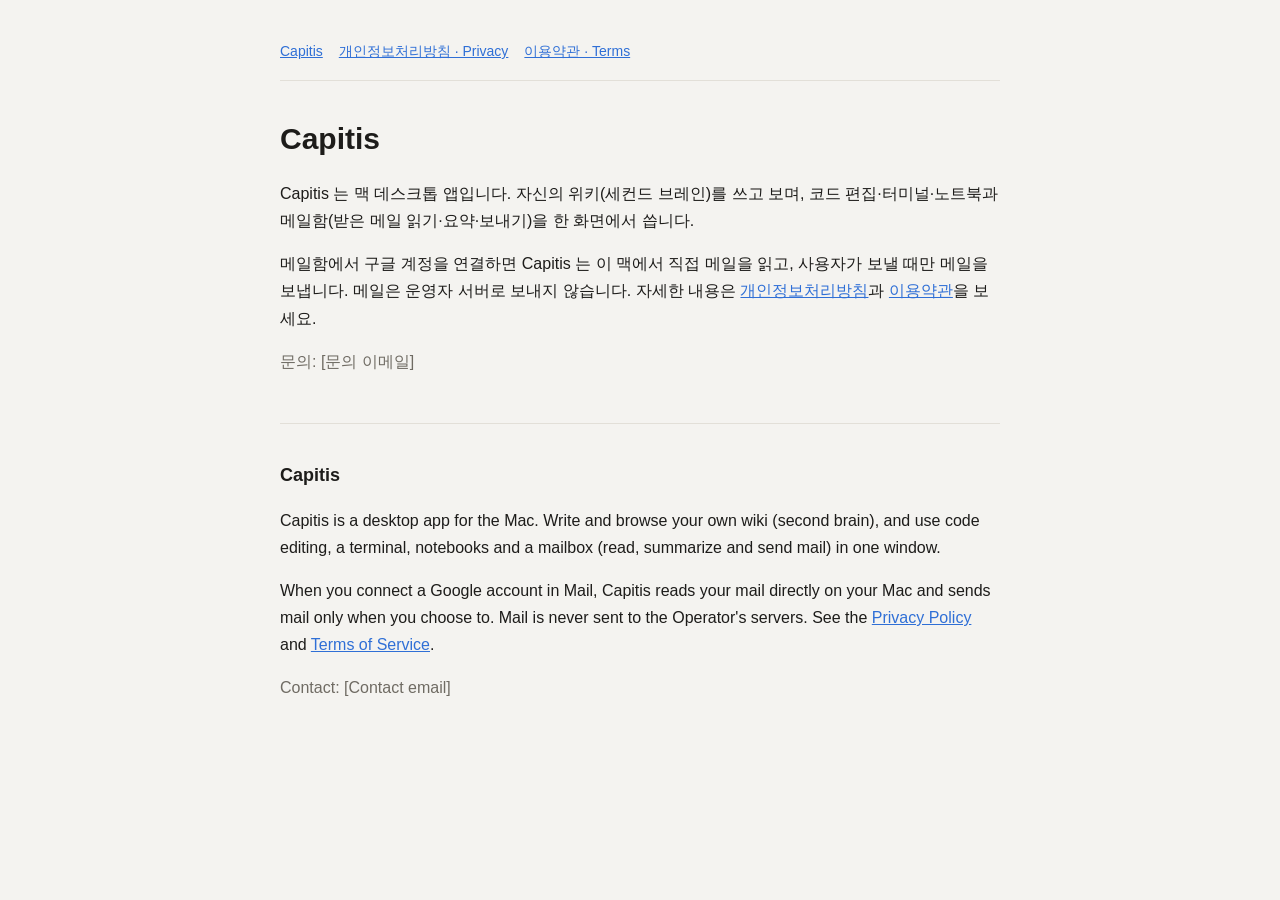
<file: index.html>
<!doctype html>
<html lang="ko">
<head>
<meta charset="utf-8">
<meta name="viewport" content="width=device-width, initial-scale=1">
<title>Capitis</title>
<style>
  :root { --bg: #f4f3f0; --text: #1d1c1a; --muted: #6f6b63; --line: #e2dfd8; --accent: #2f6fd6; }
  @media (prefers-color-scheme: dark) { :root { --bg: #161615; --text: #ecebe7; --muted: #9a968e; --line: #34332f; --accent: #8fb0f0; } }
  body { margin: 0; background: var(--bg); color: var(--text); font: 16px/1.7 -apple-system, BlinkMacSystemFont, "Apple SD Gothic Neo", sans-serif; }
  main { max-width: 720px; margin: 0 auto; padding: 40px 20px 80px; }
  nav { display: flex; gap: 16px; padding-bottom: 16px; border-bottom: 1px solid var(--line); font-size: 14px; }
  a { color: var(--accent); }
  h1 { font-size: 30px; margin: 32px 0 8px; }
  h2 { font-size: 18px; margin: 28px 0 6px; }
  .lang { margin-top: 48px; padding-top: 8px; border-top: 1px solid var(--line); }
  .muted { color: var(--muted); }</style>
</head>
<body>
<main>
<nav><a href="index.html">Capitis</a><a href="privacy.html">개인정보처리방침 · Privacy</a><a href="terms.html">이용약관 · Terms</a></nav>

<article lang="ko">
<h1>Capitis</h1>
<p>Capitis 는 맥 데스크톱 앱입니다. 자신의 위키(세컨드 브레인)를 쓰고 보며, 코드 편집·터미널·노트북과 메일함(받은 메일 읽기·요약·보내기)을 한 화면에서 씁니다.</p>
<p>메일함에서 구글 계정을 연결하면 Capitis 는 이 맥에서 직접 메일을 읽고, 사용자가 보낼 때만 메일을 보냅니다. 메일은 운영자 서버로 보내지 않습니다. 자세한 내용은 <a href="privacy.html">개인정보처리방침</a>과 <a href="terms.html">이용약관</a>을 보세요.</p>
<p class="muted">문의: [문의 이메일]</p>
</article>
<article lang="en" class="lang">
<h2>Capitis</h2>
<p>Capitis is a desktop app for the Mac. Write and browse your own wiki (second brain), and use code editing, a terminal, notebooks and a mailbox (read, summarize and send mail) in one window.</p>
<p>When you connect a Google account in Mail, Capitis reads your mail directly on your Mac and sends mail only when you choose to. Mail is never sent to the Operator's servers. See the <a href="privacy.html#en">Privacy Policy</a> and <a href="terms.html#en">Terms of Service</a>.</p>
<p class="muted">Contact: [Contact email]</p>
</article>
</main>
</body>
</html>
</file>
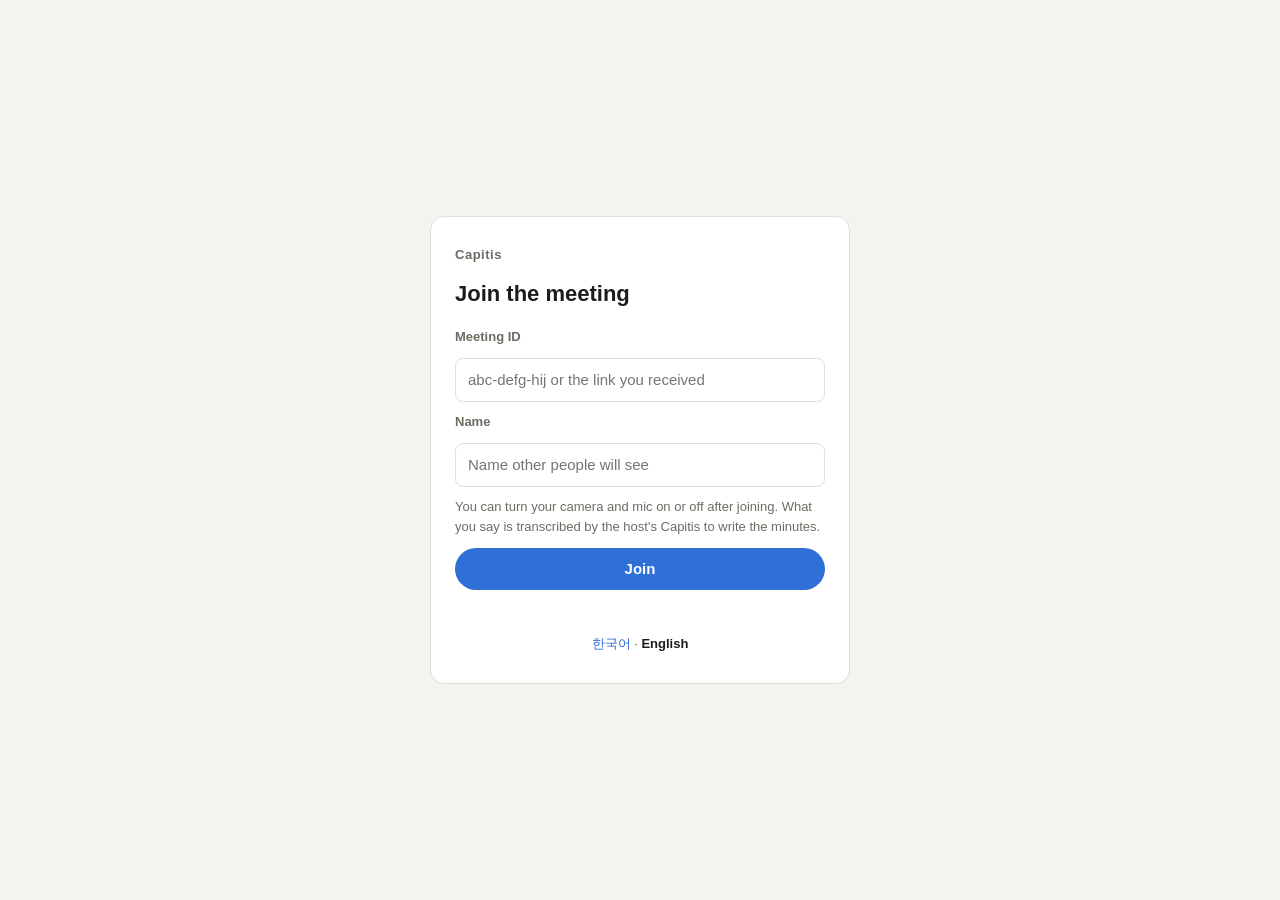
<file: meet/index.html>
<!doctype html>
<!-- Capitis 미팅 손님 페이지(사용자 요청 2026-11-24 '앱 없는 사람은 링크로 브라우저에서'): chanikyu/capitis GitHub Pages 의 meet/ 에 그대로 올린다(대빵이 배포 때).
     주소 꼴: https://chanikyu.github.io/capitis/meet/#<코드> — 코드는 # 뒤라 GitHub 서버로 가지 않는다. 모든 파일은 이 폴더 안 상대 경로. -->
<html lang="ko">
<head>
<meta charset="utf-8">
<meta name="viewport" content="width=device-width, initial-scale=1">
<meta http-equiv="Content-Security-Policy" content="default-src 'self'; script-src 'self'; style-src 'self'; img-src 'self' data:; media-src 'self' blob: mediastream:; connect-src 'self' https://gvumqixbeqqaivpecnms.supabase.co wss://*.livekit.cloud https://*.livekit.cloud; object-src 'none'; base-uri 'none'; form-action 'none'">
<meta name="referrer" content="no-referrer">
<title>Capitis 미팅 · Meeting</title>
<link rel="stylesheet" href="meet.css">
</head>
<body>
<main id="join" class="join">
  <form id="join-form" class="join-card" novalidate>
    <p class="brand">Capitis</p>
    <h1 data-t="title">회의에 참여하기</h1>
    <!-- 회의 아이디(사용자 요청 2026-11-24 '회의 아이디 또는 링크로 참여'): 링크에 아이디가 없을 때만 보인다(meet.js) -->
    <label for="join-code" class="field-name" data-t="code" hidden>회의 아이디</label>
    <input id="join-code" maxlength="200" autocomplete="off" spellcheck="false" data-t-placeholder="codePlaceholder" placeholder="abc-defg-hij 또는 받은 링크" hidden>
    <label for="join-name" class="field-name" data-t="name">이름</label>
    <input id="join-name" maxlength="60" autocomplete="name" data-t-placeholder="namePlaceholder" placeholder="다른 참가자에게 보일 이름">
    <!-- 비공개 회의 비밀번호: 서버가 needsPassword 로 답할 때만 보인다 -->
    <label for="join-password" class="field-name" data-t="password" hidden>회의 비밀번호</label>
    <input id="join-password" type="password" maxlength="64" autocomplete="off" hidden>
    <p class="muted" data-t="note">카메라와 마이크는 들어간 뒤 켜고 끌 수 있습니다. 말한 내용은 회의록을 만들려고 주최자 쪽 Capitis 에서 글로 바뀝니다.</p>
    <button id="join-go" type="submit" class="primary" data-t="join">참여하기</button>
    <p id="join-status" class="status" role="status" aria-live="polite"></p>
    <p class="lang"><button type="button" data-lang="ko">한국어</button> · <button type="button" data-lang="en">English</button></p>
  </form>
</main>

<section id="room" class="room" aria-labelledby="room-title" hidden>
  <div class="room-bar">
    <strong id="room-title" class="room-title"></strong>
    <span id="room-clock" class="room-clock"></span>
    <span id="room-recording" class="room-recording" role="status" hidden></span>
    <span id="room-note" class="room-note" role="status" aria-live="polite"></span>
  </div>
  <div id="stage" class="stage"></div>
  <div class="controls" role="toolbar" data-t-label="controls" aria-label="회의 조작">
    <button type="button" id="mic" class="control" aria-pressed="true"></button>
    <button type="button" id="cam" class="control" aria-pressed="true"></button>
    <button type="button" id="screen" class="control" aria-pressed="false"></button>
    <span class="controls-gap"></span>
    <button type="button" id="leave" class="control is-leave"></button>
  </div>
  <div id="audio" hidden></div>
</section>

<main id="bye" class="join" hidden>
  <div class="join-card">
    <p class="brand">Capitis</p>
    <h1 id="bye-title"></h1>
    <p id="bye-text" class="muted"></p>
    <button id="bye-again" type="button" class="primary" data-t="again">다시 참여하기</button>
  </div>
</main>
<script src="livekit-client.umd.js"></script>
<script src="meet.js"></script>
</body>
</html>
</file>
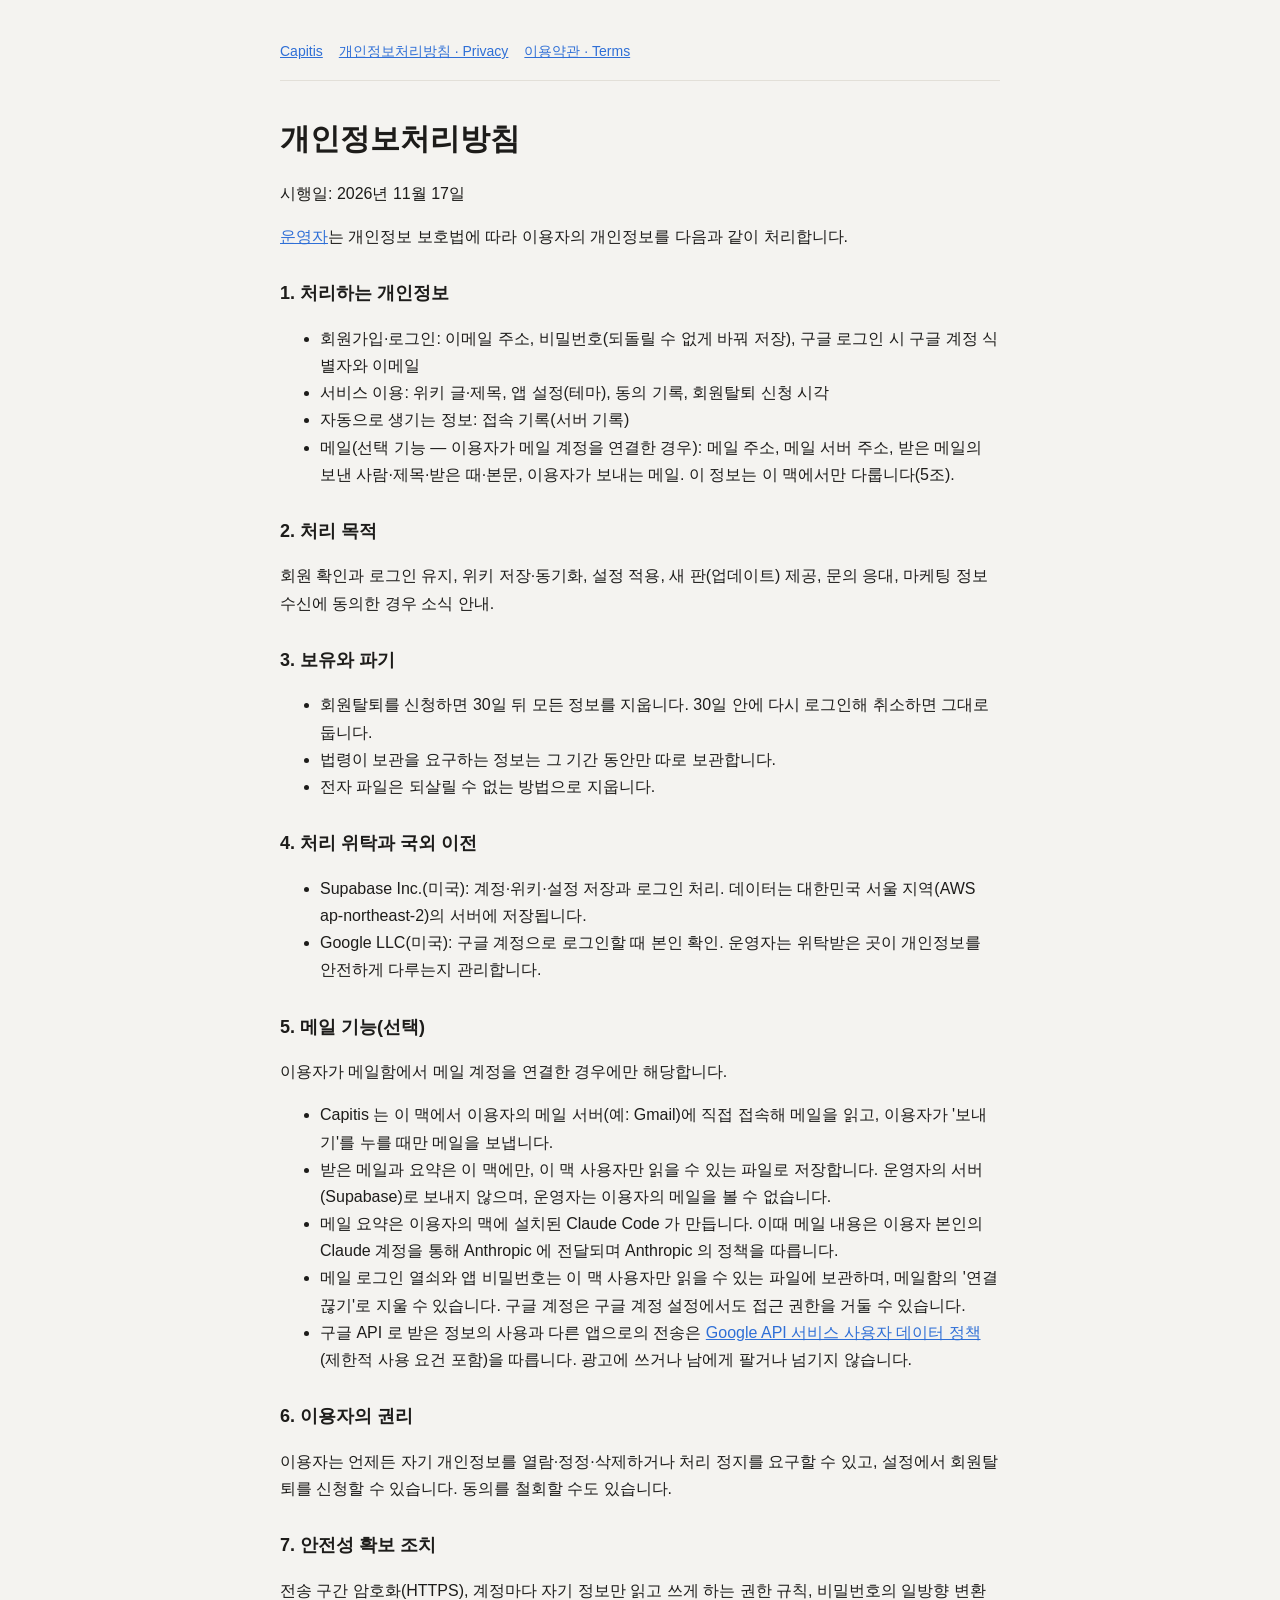
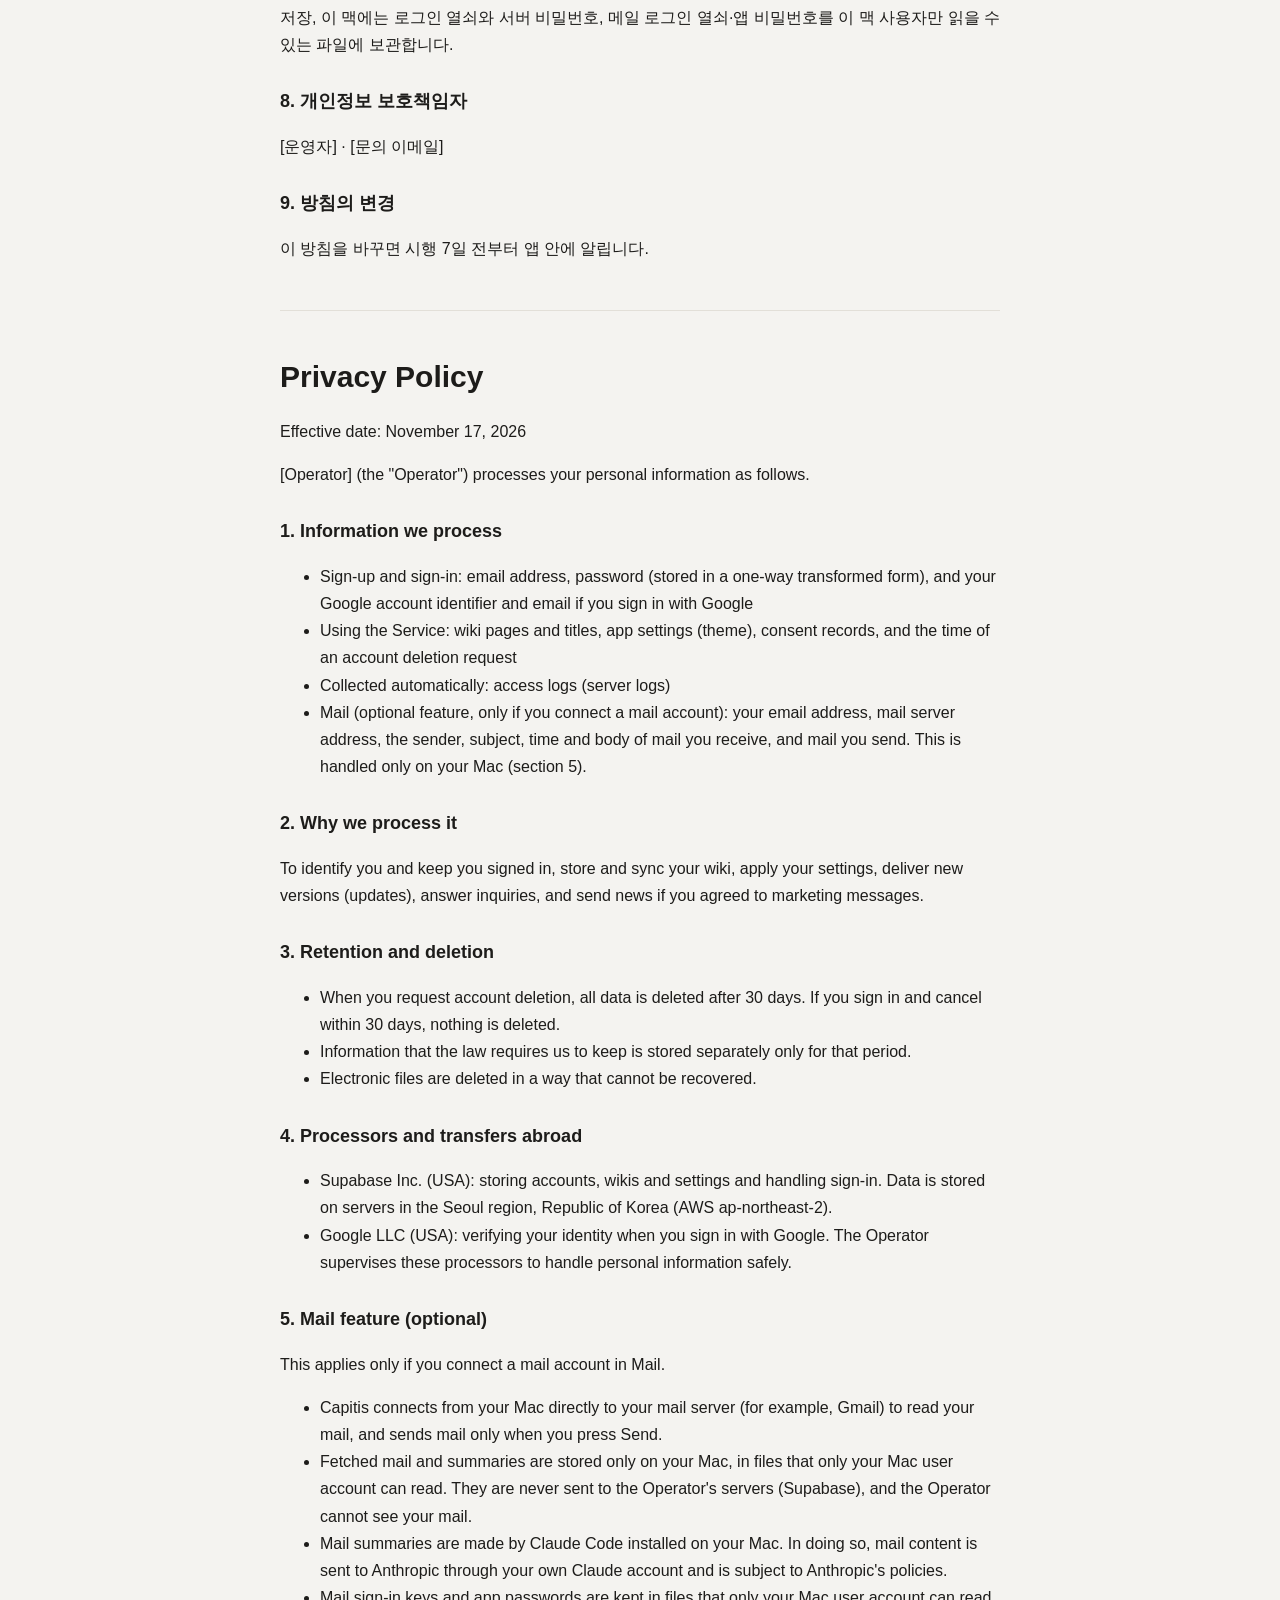
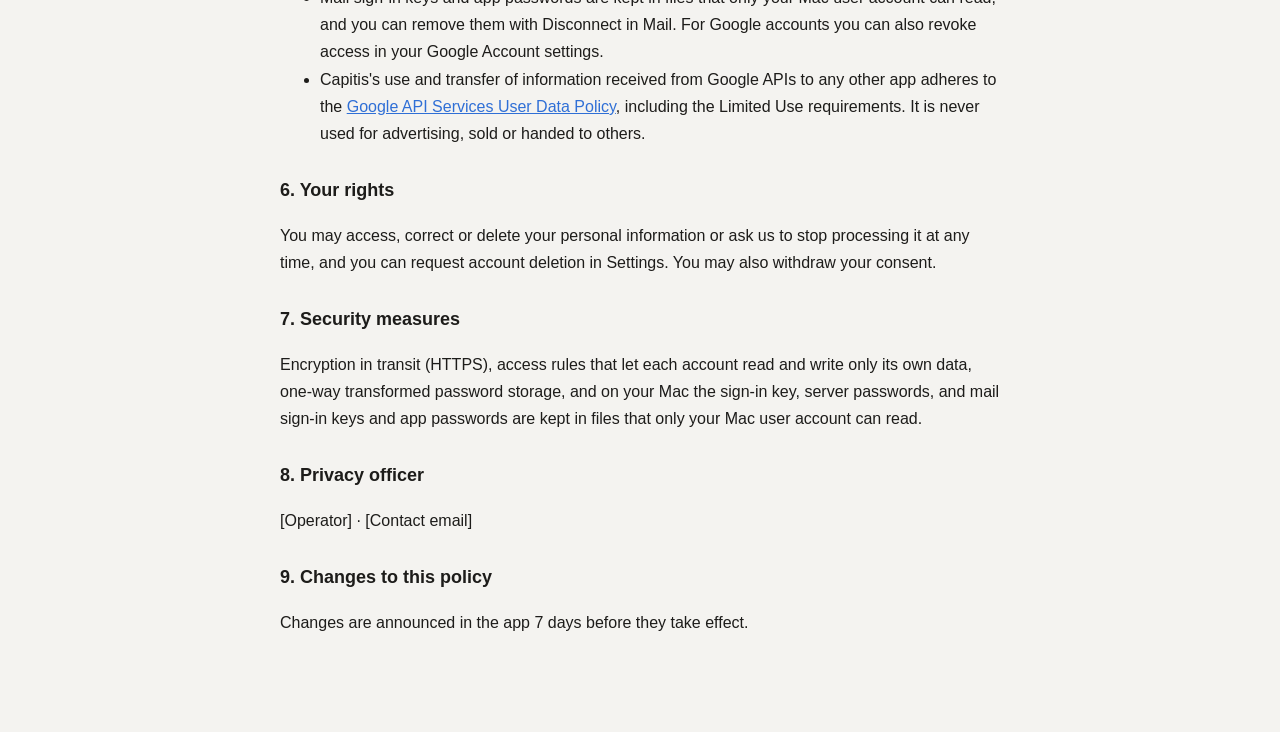
<file: privacy.html>
<!doctype html>
<html lang="ko">
<head>
<meta charset="utf-8">
<meta name="viewport" content="width=device-width, initial-scale=1">
<title>Capitis 개인정보처리방침 · Privacy Policy</title>
<style>
  :root { --bg: #f4f3f0; --text: #1d1c1a; --muted: #6f6b63; --line: #e2dfd8; --accent: #2f6fd6; }
  @media (prefers-color-scheme: dark) { :root { --bg: #161615; --text: #ecebe7; --muted: #9a968e; --line: #34332f; --accent: #8fb0f0; } }
  body { margin: 0; background: var(--bg); color: var(--text); font: 16px/1.7 -apple-system, BlinkMacSystemFont, "Apple SD Gothic Neo", sans-serif; }
  main { max-width: 720px; margin: 0 auto; padding: 40px 20px 80px; }
  nav { display: flex; gap: 16px; padding-bottom: 16px; border-bottom: 1px solid var(--line); font-size: 14px; }
  a { color: var(--accent); }
  h1 { font-size: 30px; margin: 32px 0 8px; }
  h2 { font-size: 18px; margin: 28px 0 6px; }
  .lang { margin-top: 48px; padding-top: 8px; border-top: 1px solid var(--line); }
  .muted { color: var(--muted); }</style>
</head>
<body>
<main>
<nav><a href="index.html">Capitis</a><a href="privacy.html">개인정보처리방침 · Privacy</a><a href="terms.html">이용약관 · Terms</a></nav>
<article lang="ko"><h1>개인정보처리방침</h1>
<p>시행일: 2026년 11월 17일</p>
<p><a href="%EC%9D%B4%ED%95%98" title="운영자">운영자</a>는 개인정보 보호법에 따라 이용자의 개인정보를 다음과 같이 처리합니다.</p>
<h2>1. 처리하는 개인정보</h2>
<ul>
<li>회원가입·로그인: 이메일 주소, 비밀번호(되돌릴 수 없게 바꿔 저장), 구글 로그인 시 구글 계정 식별자와 이메일</li>
<li>서비스 이용: 위키 글·제목, 앱 설정(테마), 동의 기록, 회원탈퇴 신청 시각</li>
<li>자동으로 생기는 정보: 접속 기록(서버 기록)</li>
<li>메일(선택 기능 — 이용자가 메일 계정을 연결한 경우): 메일 주소, 메일 서버 주소, 받은 메일의 보낸 사람·제목·받은 때·본문, 이용자가 보내는 메일. 이 정보는 이 맥에서만 다룹니다(5조).</li>
</ul>
<h2>2. 처리 목적</h2>
<p>회원 확인과 로그인 유지, 위키 저장·동기화, 설정 적용, 새 판(업데이트) 제공, 문의 응대, 마케팅 정보 수신에 동의한 경우 소식 안내.</p>
<h2>3. 보유와 파기</h2>
<ul>
<li>회원탈퇴를 신청하면 30일 뒤 모든 정보를 지웁니다. 30일 안에 다시 로그인해 취소하면 그대로 둡니다.</li>
<li>법령이 보관을 요구하는 정보는 그 기간 동안만 따로 보관합니다.</li>
<li>전자 파일은 되살릴 수 없는 방법으로 지웁니다.</li>
</ul>
<h2>4. 처리 위탁과 국외 이전</h2>
<ul>
<li>Supabase Inc.(미국): 계정·위키·설정 저장과 로그인 처리. 데이터는 대한민국 서울 지역(AWS ap-northeast-2)의 서버에 저장됩니다.</li>
<li>Google LLC(미국): 구글 계정으로 로그인할 때 본인 확인.
운영자는 위탁받은 곳이 개인정보를 안전하게 다루는지 관리합니다.</li>
</ul>
<h2>5. 메일 기능(선택)</h2>
<p>이용자가 메일함에서 메일 계정을 연결한 경우에만 해당합니다.</p>
<ul>
<li>Capitis 는 이 맥에서 이용자의 메일 서버(예: Gmail)에 직접 접속해 메일을 읽고, 이용자가 &#39;보내기&#39;를 누를 때만 메일을 보냅니다.</li>
<li>받은 메일과 요약은 이 맥에만, 이 맥 사용자만 읽을 수 있는 파일로 저장합니다. 운영자의 서버(Supabase)로 보내지 않으며, 운영자는 이용자의 메일을 볼 수 없습니다.</li>
<li>메일 요약은 이용자의 맥에 설치된 Claude Code 가 만듭니다. 이때 메일 내용은 이용자 본인의 Claude 계정을 통해 Anthropic 에 전달되며 Anthropic 의 정책을 따릅니다.</li>
<li>메일 로그인 열쇠와 앱 비밀번호는 이 맥 사용자만 읽을 수 있는 파일에 보관하며, 메일함의 &#39;연결 끊기&#39;로 지울 수 있습니다. 구글 계정은 구글 계정 설정에서도 접근 권한을 거둘 수 있습니다.</li>
<li>구글 API 로 받은 정보의 사용과 다른 앱으로의 전송은 <a href="https://developers.google.com/terms/api-services-user-data-policy">Google API 서비스 사용자 데이터 정책</a>(제한적 사용 요건 포함)을 따릅니다. 광고에 쓰거나 남에게 팔거나 넘기지 않습니다.</li>
</ul>
<h2>6. 이용자의 권리</h2>
<p>이용자는 언제든 자기 개인정보를 열람·정정·삭제하거나 처리 정지를 요구할 수 있고, 설정에서 회원탈퇴를 신청할 수 있습니다. 동의를 철회할 수도 있습니다.</p>
<h2>7. 안전성 확보 조치</h2>
<p>전송 구간 암호화(HTTPS), 계정마다 자기 정보만 읽고 쓰게 하는 권한 규칙, 비밀번호의 일방향 변환 저장, 이 맥에는 로그인 열쇠와 서버 비밀번호, 메일 로그인 열쇠·앱 비밀번호를 이 맥 사용자만 읽을 수 있는 파일에 보관합니다.</p>
<h2>8. 개인정보 보호책임자</h2>
<p>[운영자] · [문의 이메일]</p>
<h2>9. 방침의 변경</h2>
<p>이 방침을 바꾸면 시행 7일 전부터 앱 안에 알립니다.</p>
</article>
<article lang="en" class="lang" id="en"><h1>Privacy Policy</h1>
<p>Effective date: November 17, 2026</p>
<p>[Operator] (the &quot;Operator&quot;) processes your personal information as follows.</p>
<h2>1. Information we process</h2>
<ul>
<li>Sign-up and sign-in: email address, password (stored in a one-way transformed form), and your Google account identifier and email if you sign in with Google</li>
<li>Using the Service: wiki pages and titles, app settings (theme), consent records, and the time of an account deletion request</li>
<li>Collected automatically: access logs (server logs)</li>
<li>Mail (optional feature, only if you connect a mail account): your email address, mail server address, the sender, subject, time and body of mail you receive, and mail you send. This is handled only on your Mac (section 5).</li>
</ul>
<h2>2. Why we process it</h2>
<p>To identify you and keep you signed in, store and sync your wiki, apply your settings, deliver new versions (updates), answer inquiries, and send news if you agreed to marketing messages.</p>
<h2>3. Retention and deletion</h2>
<ul>
<li>When you request account deletion, all data is deleted after 30 days. If you sign in and cancel within 30 days, nothing is deleted.</li>
<li>Information that the law requires us to keep is stored separately only for that period.</li>
<li>Electronic files are deleted in a way that cannot be recovered.</li>
</ul>
<h2>4. Processors and transfers abroad</h2>
<ul>
<li>Supabase Inc. (USA): storing accounts, wikis and settings and handling sign-in. Data is stored on servers in the Seoul region, Republic of Korea (AWS ap-northeast-2).</li>
<li>Google LLC (USA): verifying your identity when you sign in with Google.
The Operator supervises these processors to handle personal information safely.</li>
</ul>
<h2>5. Mail feature (optional)</h2>
<p>This applies only if you connect a mail account in Mail.</p>
<ul>
<li>Capitis connects from your Mac directly to your mail server (for example, Gmail) to read your mail, and sends mail only when you press Send.</li>
<li>Fetched mail and summaries are stored only on your Mac, in files that only your Mac user account can read. They are never sent to the Operator&#39;s servers (Supabase), and the Operator cannot see your mail.</li>
<li>Mail summaries are made by Claude Code installed on your Mac. In doing so, mail content is sent to Anthropic through your own Claude account and is subject to Anthropic&#39;s policies.</li>
<li>Mail sign-in keys and app passwords are kept in files that only your Mac user account can read, and you can remove them with Disconnect in Mail. For Google accounts you can also revoke access in your Google Account settings.</li>
<li>Capitis&#39;s use and transfer of information received from Google APIs to any other app adheres to the <a href="https://developers.google.com/terms/api-services-user-data-policy">Google API Services User Data Policy</a>, including the Limited Use requirements. It is never used for advertising, sold or handed to others.</li>
</ul>
<h2>6. Your rights</h2>
<p>You may access, correct or delete your personal information or ask us to stop processing it at any time, and you can request account deletion in Settings. You may also withdraw your consent.</p>
<h2>7. Security measures</h2>
<p>Encryption in transit (HTTPS), access rules that let each account read and write only its own data, one-way transformed password storage, and on your Mac the sign-in key, server passwords, and mail sign-in keys and app passwords are kept in files that only your Mac user account can read.</p>
<h2>8. Privacy officer</h2>
<p>[Operator] · [Contact email]</p>
<h2>9. Changes to this policy</h2>
<p>Changes are announced in the app 7 days before they take effect.</p>
</article>
</main>
</body>
</html>
</file>
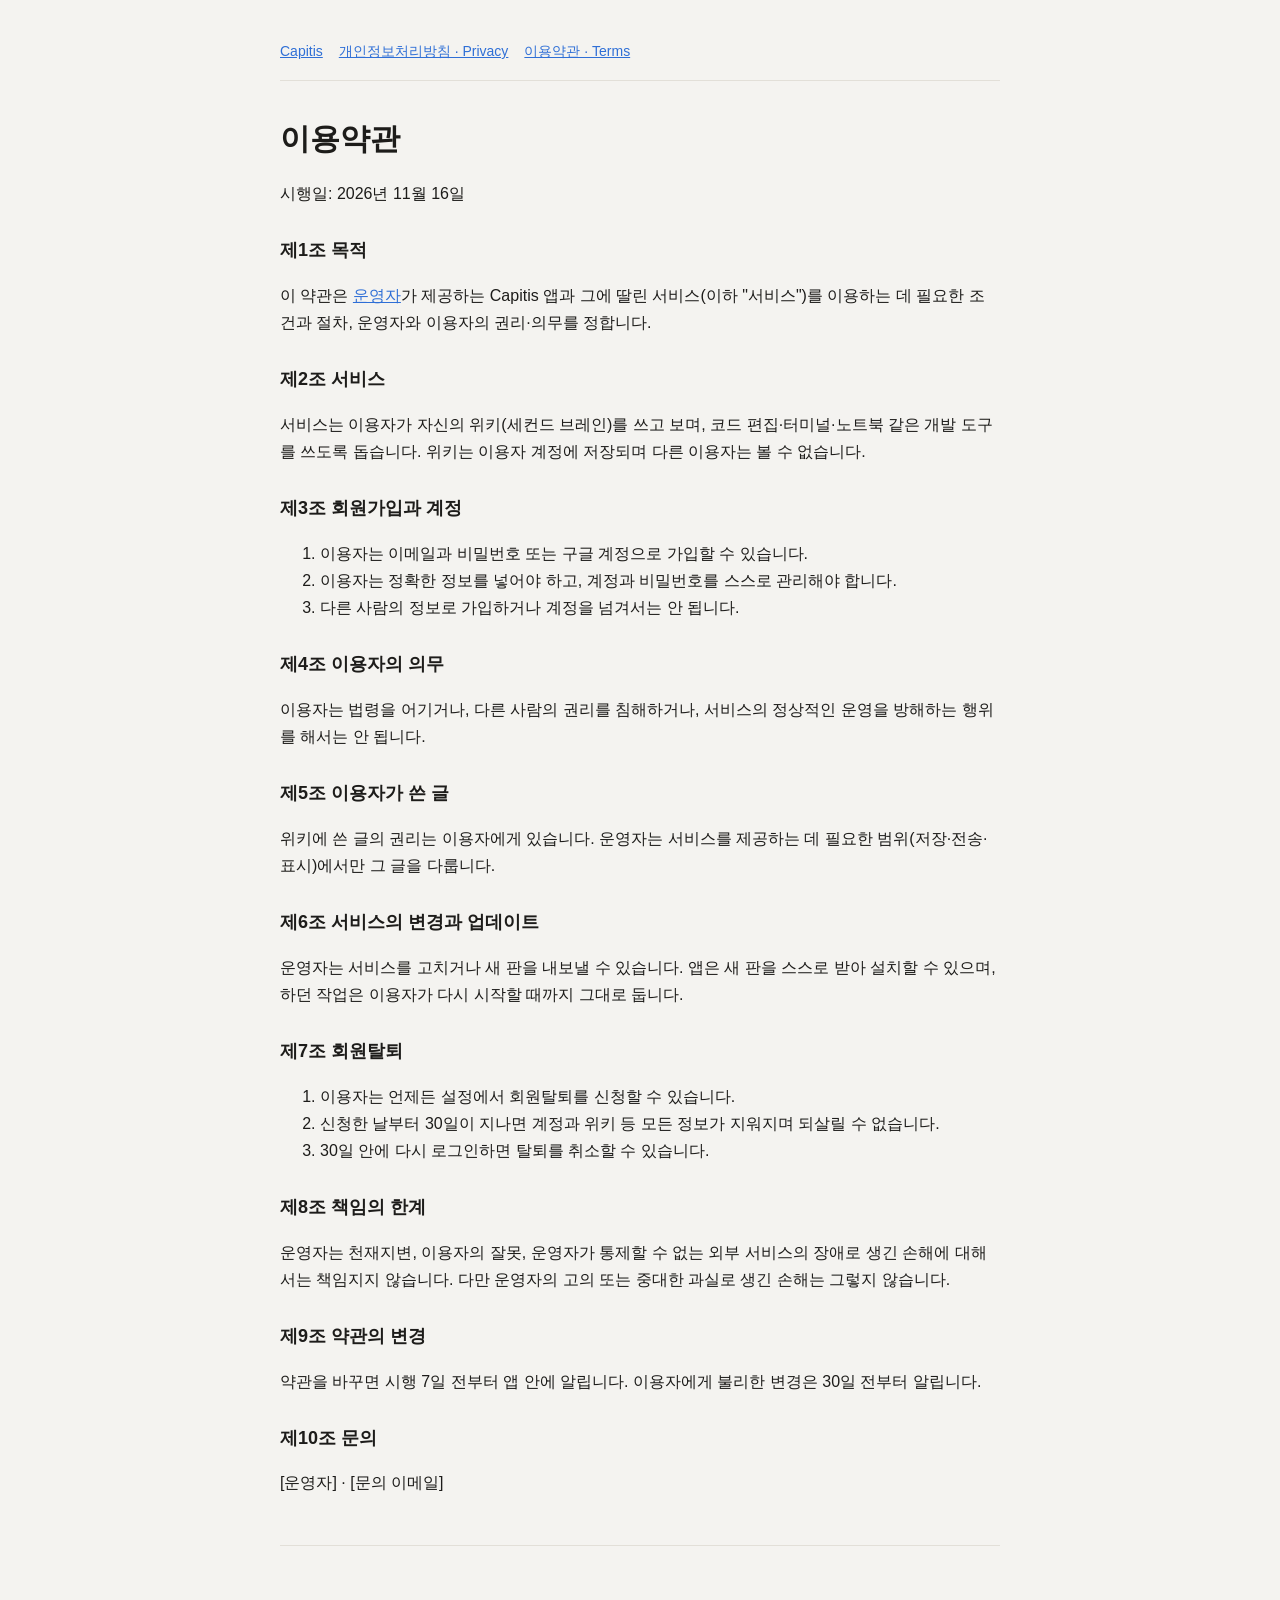
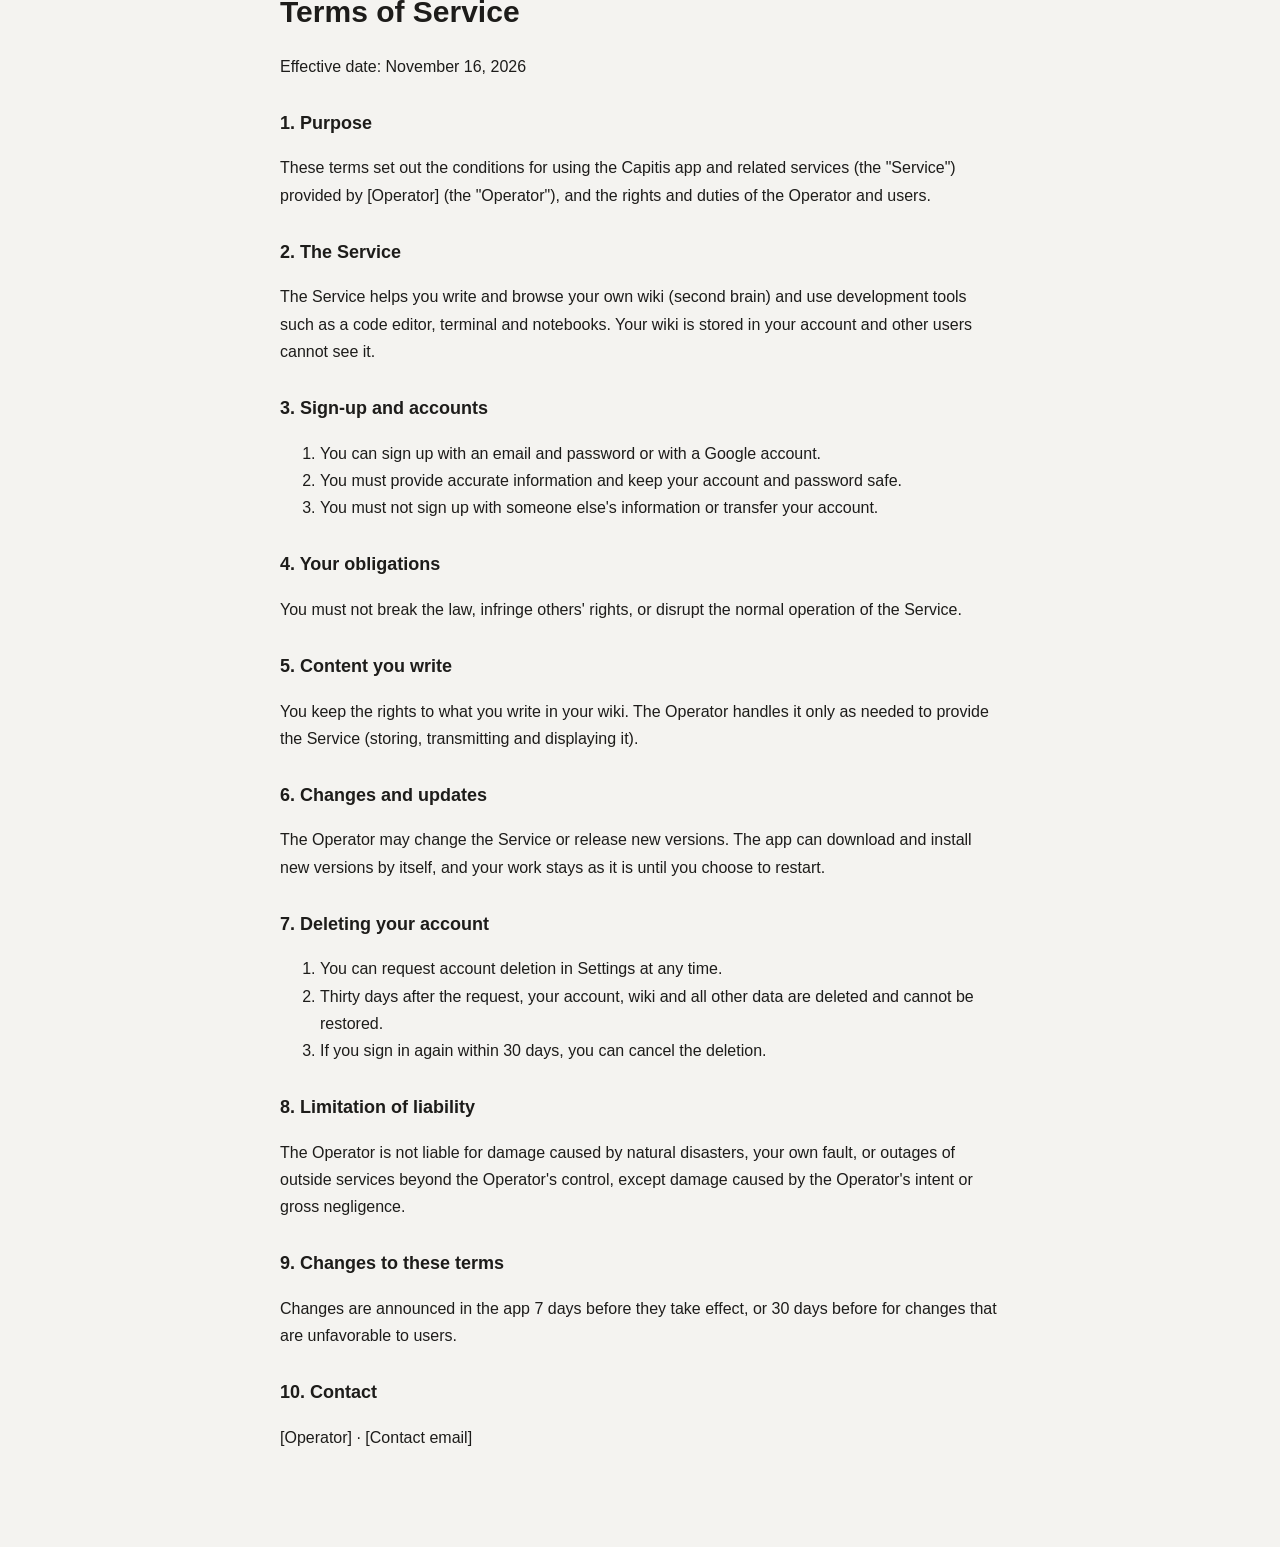
<file: terms.html>
<!doctype html>
<html lang="ko">
<head>
<meta charset="utf-8">
<meta name="viewport" content="width=device-width, initial-scale=1">
<title>Capitis 이용약관 · Terms of Service</title>
<style>
  :root { --bg: #f4f3f0; --text: #1d1c1a; --muted: #6f6b63; --line: #e2dfd8; --accent: #2f6fd6; }
  @media (prefers-color-scheme: dark) { :root { --bg: #161615; --text: #ecebe7; --muted: #9a968e; --line: #34332f; --accent: #8fb0f0; } }
  body { margin: 0; background: var(--bg); color: var(--text); font: 16px/1.7 -apple-system, BlinkMacSystemFont, "Apple SD Gothic Neo", sans-serif; }
  main { max-width: 720px; margin: 0 auto; padding: 40px 20px 80px; }
  nav { display: flex; gap: 16px; padding-bottom: 16px; border-bottom: 1px solid var(--line); font-size: 14px; }
  a { color: var(--accent); }
  h1 { font-size: 30px; margin: 32px 0 8px; }
  h2 { font-size: 18px; margin: 28px 0 6px; }
  .lang { margin-top: 48px; padding-top: 8px; border-top: 1px solid var(--line); }
  .muted { color: var(--muted); }</style>
</head>
<body>
<main>
<nav><a href="index.html">Capitis</a><a href="privacy.html">개인정보처리방침 · Privacy</a><a href="terms.html">이용약관 · Terms</a></nav>
<article lang="ko"><h1>이용약관</h1>
<p>시행일: 2026년 11월 16일</p>
<h2>제1조 목적</h2>
<p>이 약관은 <a href="%EC%9D%B4%ED%95%98" title="운영자">운영자</a>가 제공하는 Capitis 앱과 그에 딸린 서비스(이하 &quot;서비스&quot;)를 이용하는 데 필요한 조건과 절차, 운영자와 이용자의 권리·의무를 정합니다.</p>
<h2>제2조 서비스</h2>
<p>서비스는 이용자가 자신의 위키(세컨드 브레인)를 쓰고 보며, 코드 편집·터미널·노트북 같은 개발 도구를 쓰도록 돕습니다. 위키는 이용자 계정에 저장되며 다른 이용자는 볼 수 없습니다.</p>
<h2>제3조 회원가입과 계정</h2>
<ol>
<li>이용자는 이메일과 비밀번호 또는 구글 계정으로 가입할 수 있습니다.</li>
<li>이용자는 정확한 정보를 넣어야 하고, 계정과 비밀번호를 스스로 관리해야 합니다.</li>
<li>다른 사람의 정보로 가입하거나 계정을 넘겨서는 안 됩니다.</li>
</ol>
<h2>제4조 이용자의 의무</h2>
<p>이용자는 법령을 어기거나, 다른 사람의 권리를 침해하거나, 서비스의 정상적인 운영을 방해하는 행위를 해서는 안 됩니다.</p>
<h2>제5조 이용자가 쓴 글</h2>
<p>위키에 쓴 글의 권리는 이용자에게 있습니다. 운영자는 서비스를 제공하는 데 필요한 범위(저장·전송·표시)에서만 그 글을 다룹니다.</p>
<h2>제6조 서비스의 변경과 업데이트</h2>
<p>운영자는 서비스를 고치거나 새 판을 내보낼 수 있습니다. 앱은 새 판을 스스로 받아 설치할 수 있으며, 하던 작업은 이용자가 다시 시작할 때까지 그대로 둡니다.</p>
<h2>제7조 회원탈퇴</h2>
<ol>
<li>이용자는 언제든 설정에서 회원탈퇴를 신청할 수 있습니다.</li>
<li>신청한 날부터 30일이 지나면 계정과 위키 등 모든 정보가 지워지며 되살릴 수 없습니다.</li>
<li>30일 안에 다시 로그인하면 탈퇴를 취소할 수 있습니다.</li>
</ol>
<h2>제8조 책임의 한계</h2>
<p>운영자는 천재지변, 이용자의 잘못, 운영자가 통제할 수 없는 외부 서비스의 장애로 생긴 손해에 대해서는 책임지지 않습니다. 다만 운영자의 고의 또는 중대한 과실로 생긴 손해는 그렇지 않습니다.</p>
<h2>제9조 약관의 변경</h2>
<p>약관을 바꾸면 시행 7일 전부터 앱 안에 알립니다. 이용자에게 불리한 변경은 30일 전부터 알립니다.</p>
<h2>제10조 문의</h2>
<p>[운영자] · [문의 이메일]</p>
</article>
<article lang="en" class="lang" id="en"><h1>Terms of Service</h1>
<p>Effective date: November 16, 2026</p>
<h2>1. Purpose</h2>
<p>These terms set out the conditions for using the Capitis app and related services (the &quot;Service&quot;) provided by [Operator] (the &quot;Operator&quot;), and the rights and duties of the Operator and users.</p>
<h2>2. The Service</h2>
<p>The Service helps you write and browse your own wiki (second brain) and use development tools such as a code editor, terminal and notebooks. Your wiki is stored in your account and other users cannot see it.</p>
<h2>3. Sign-up and accounts</h2>
<ol>
<li>You can sign up with an email and password or with a Google account.</li>
<li>You must provide accurate information and keep your account and password safe.</li>
<li>You must not sign up with someone else&#39;s information or transfer your account.</li>
</ol>
<h2>4. Your obligations</h2>
<p>You must not break the law, infringe others&#39; rights, or disrupt the normal operation of the Service.</p>
<h2>5. Content you write</h2>
<p>You keep the rights to what you write in your wiki. The Operator handles it only as needed to provide the Service (storing, transmitting and displaying it).</p>
<h2>6. Changes and updates</h2>
<p>The Operator may change the Service or release new versions. The app can download and install new versions by itself, and your work stays as it is until you choose to restart.</p>
<h2>7. Deleting your account</h2>
<ol>
<li>You can request account deletion in Settings at any time.</li>
<li>Thirty days after the request, your account, wiki and all other data are deleted and cannot be restored.</li>
<li>If you sign in again within 30 days, you can cancel the deletion.</li>
</ol>
<h2>8. Limitation of liability</h2>
<p>The Operator is not liable for damage caused by natural disasters, your own fault, or outages of outside services beyond the Operator&#39;s control, except damage caused by the Operator&#39;s intent or gross negligence.</p>
<h2>9. Changes to these terms</h2>
<p>Changes are announced in the app 7 days before they take effect, or 30 days before for changes that are unfavorable to users.</p>
<h2>10. Contact</h2>
<p>[Operator] · [Contact email]</p>
</article>
</main>
</body>
</html>
</file>
<file: meet/meet.css>
/* Capitis 미팅 손님 페이지 — 앱 회의 화면(style.css '미팅 탭')과 같은 색·모양: 어두운 무대 + 아래 조작 줄, 꺼짐은 빨강 하나. */
:root {
  --bg: #f4f3f0; --card: #ffffff; --text: #1d1c1a; --muted: #6f6b63; --line: #e2dfd8; --accent: #2f6fd6; --accent-text: #ffffff;
  --stage-bg: #141417; --tile-bg: #26262c; --bar-bg: #1c1c21; --on-stage: #f4f4f6; --stage-muted: #a1a1ab; --off: #ef4a4f; --speaking: #3ecf8e; --share: #2f7cf6;
  color-scheme: light;
}
@media (prefers-color-scheme: dark) {
  :root { --bg: #161615; --card: #201f1d; --text: #ecebe7; --muted: #9a968e; --line: #34332f; --accent: #8fb0f0; --accent-text: #10213f; color-scheme: dark; }
}
* { box-sizing: border-box; }
html, body { height: 100%; }
body { margin: 0; background: var(--bg); color: var(--text); font: 15px/1.6 -apple-system, BlinkMacSystemFont, "Apple SD Gothic Neo", "Segoe UI", sans-serif; }
[hidden] { display: none !important; }
button { font: inherit; }

.join { display: grid; place-items: center; min-height: 100%; padding: 24px 16px; }
.join-card { display: grid; gap: 10px; width: min(420px, 100%); padding: 28px 24px; border: 1px solid var(--line); border-radius: 14px; background: var(--card); }
.brand { margin: 0; color: var(--muted); font-size: 13px; font-weight: 700; letter-spacing: 0.04em; }
.join-card h1 { margin: 0 0 6px; font-size: 22px; }
.field-name { color: var(--muted); font-size: 13px; font-weight: 600; }
#join-name { padding: 9px 12px; border: 1px solid var(--line); border-radius: 8px; background: var(--card); color: var(--text); font: inherit; }
#join-name:focus { outline: 2px solid var(--accent); outline-offset: 1px; }
.muted { margin: 0; color: var(--muted); font-size: 13px; }
.primary { padding: 9px 16px; border: 0; border-radius: 999px; background: var(--accent); color: var(--accent-text); font-weight: 600; cursor: pointer; }
.primary:disabled { opacity: 0.55; cursor: default; }
.status { min-height: 1.4em; margin: 0; color: var(--off); font-size: 13px; overflow-wrap: anywhere; }
.lang { margin: 6px 0 0; color: var(--muted); font-size: 13px; text-align: center; }
.lang button { padding: 0; border: 0; background: none; color: var(--accent); cursor: pointer; }
.lang button[aria-pressed="true"] { color: var(--text); font-weight: 700; }

.room { display: grid; grid-template-rows: auto minmax(0, 1fr) auto; height: 100%; background: var(--stage-bg); color: var(--on-stage); }
.room-bar { display: flex; align-items: center; gap: 12px; min-height: 44px; padding: 8px 16px; }
.room-title { overflow: hidden; font-weight: 700; text-overflow: ellipsis; white-space: nowrap; }
.room-clock { color: var(--stage-muted); font-size: 13px; font-variant-numeric: tabular-nums; }
.room-recording { display: inline-flex; align-items: center; gap: 6px; padding: 2px 9px; border-radius: 999px; background: color-mix(in srgb, var(--off) 22%, transparent); color: #ffd0d1; font-size: 12px; font-weight: 700; }
.room-recording::before { content: ''; width: 8px; height: 8px; border-radius: 50%; background: var(--off); }
#join-code, #join-password { padding: 9px 12px; border: 1px solid var(--line); border-radius: 8px; background: var(--card); color: var(--text); font: inherit; }
.room-note { flex: 1; overflow: hidden; color: #ffcf8a; font-size: 13px; text-align: right; text-overflow: ellipsis; white-space: nowrap; }
.stage { display: grid; grid-template-columns: repeat(auto-fit, minmax(240px, 1fr)); align-content: center; gap: 10px; min-height: 0; padding: 6px 16px 12px; overflow: auto; }
.stage[data-count="1"] { grid-template-columns: minmax(0, 880px); justify-content: center; }
.stage.has-screen { grid-template-columns: minmax(0, 1fr) 200px; grid-auto-rows: min-content; align-content: start; }
.stage.has-screen .tile { grid-column: 2; }
.stage.has-screen .tile.is-screen { grid-column: 1; grid-row: 1 / span 8; aspect-ratio: auto; min-height: 55vh; }
.tile { position: relative; aspect-ratio: 16 / 9; overflow: hidden; border-radius: 12px; background: var(--tile-bg); }
.tile video { display: block; width: 100%; height: 100%; object-fit: cover; }
.tile.is-screen video { object-fit: contain; background: #000; }
.tile.is-mirror video { transform: scaleX(-1); }
.tile.is-video-off video { display: none; }
.tile.is-speaking { box-shadow: inset 0 0 0 3px var(--speaking); }
.avatar { display: none; place-items: center; width: 72px; height: 72px; border-radius: 50%; background: color-mix(in srgb, var(--share) 55%, #444); color: #fff; font-size: 28px; font-weight: 700; }
.tile.is-video-off .avatar { display: grid; position: absolute; inset: 0; margin: auto; }
.tile-label { position: absolute; left: 8px; bottom: 8px; display: flex; align-items: center; gap: 5px; max-width: calc(100% - 16px); padding: 3px 9px; border-radius: 6px; background: rgba(0, 0, 0, 0.55); font-size: 12px; }
.tile-name { overflow: hidden; text-overflow: ellipsis; white-space: nowrap; }
.tile-label .icon { width: 15px; height: 15px; flex-shrink: 0; color: var(--off); }
.icon { fill: none; stroke: currentColor; stroke-width: 1.7; stroke-linecap: round; stroke-linejoin: round; }

.controls { display: flex; align-items: center; gap: 4px; padding: 8px 16px 10px; background: var(--bar-bg); }
.controls-gap { flex: 1; }
.control { display: grid; justify-items: center; gap: 3px; min-width: 72px; padding: 6px 8px; border: 0; border-radius: 10px; background: transparent; color: var(--on-stage); font-size: 12px; cursor: pointer; }
.control .icon { width: 22px; height: 22px; }
.control:hover { background: rgba(255, 255, 255, 0.08); }
.control:focus-visible { outline: 2px solid var(--share); outline-offset: 1px; }
.control.is-off { background: color-mix(in srgb, var(--off) 18%, transparent); color: var(--off); font-weight: 700; }
.control.is-active { background: var(--share); color: #fff; }
.control.is-leave { background: var(--off); color: #fff; font-weight: 700; }
/* 화면 공유 고르기(2026-11-25 — 앱 .meet-share-menu 와 같은 꼴): [화면 공유] 바로 위 작은 메뉴, 자리(left·top)는 meet.js openShareMenu */
.share-menu { position: fixed; z-index: 60; display: grid; gap: 2px; min-width: 230px; padding: 6px; border: 1px solid rgba(255, 255, 255, 0.12); border-radius: 12px; background: var(--bar-bg); box-shadow: 0 10px 30px rgba(0, 0, 0, 0.45); }
.share-item { display: grid; gap: 2px; padding: 8px 12px; border: 0; border-radius: 8px; background: transparent; color: var(--on-stage); font: inherit; text-align: left; cursor: pointer; }
.share-item:hover, .share-item:focus-visible { background: rgba(255, 255, 255, 0.1); outline: none; }
.share-label { font-weight: 600; font-size: 14px; }
.share-hint { color: var(--stage-muted); font-size: 12px; }
@media (max-width: 520px) {
  .control { min-width: 0; flex: 1; }
  .controls-gap { display: none; }
  .stage { grid-template-columns: 1fr; }
}
</file>
